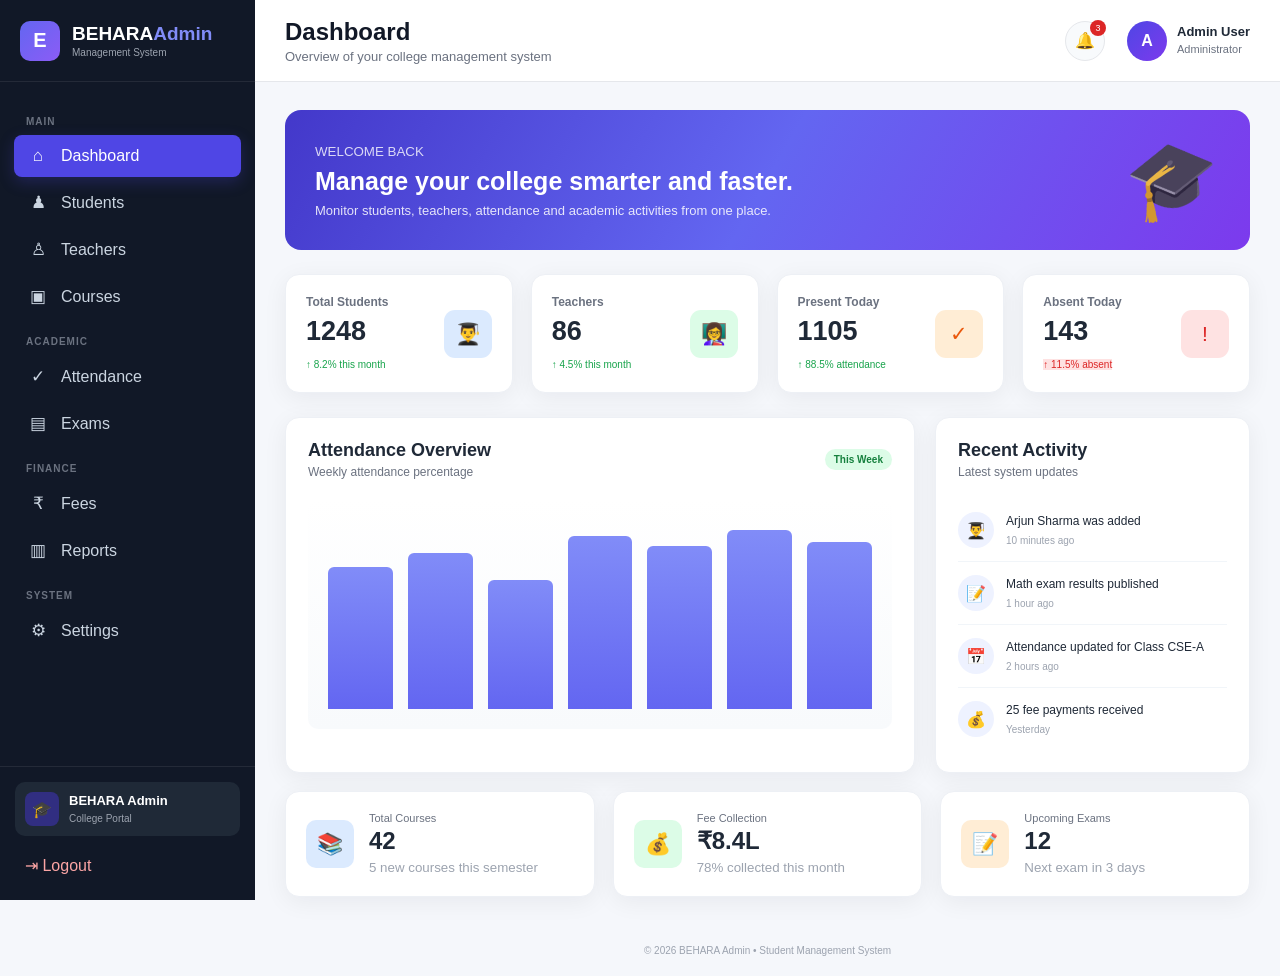
<file: index.html>
<!DOCTYPE html>
<html lang="en">

<head>
    <meta charset="UTF-8">
    <meta name="viewport" content="width=device-width, initial-scale=1.0">

    <title>BEHARA Admin - Student Management System</title>

    <link rel="stylesheet" href="style.css">
</head>

<body>

<div class="app">

    <!-- ================= SIDEBAR ================= -->

    <aside class="sidebar">

        <div class="brand">
            <div class="brand-icon">E</div>
            <div>
                <strong>BEHARA<span>Admin</span></strong>
                <small>Management System</small>
            </div>
        </div>


        <nav class="sidebar-nav">

            <p class="nav-title">MAIN</p>

            <button class="nav-item active" data-page="dashboard">
                <span>⌂</span>
                Dashboard
            </button>

            <button class="nav-item" data-page="students">
                <span>♟</span>
                Students
            </button>

            <button class="nav-item" data-page="teachers">
                <span>♙</span>
                Teachers
            </button>

            <button class="nav-item" data-page="courses">
                <span>▣</span>
                Courses
            </button>


            <p class="nav-title">ACADEMIC</p>

            <button class="nav-item" data-page="attendance">
                <span>✓</span>
                Attendance
            </button>

            <button class="nav-item" data-page="exams">
                <span>▤</span>
                Exams
            </button>


            <p class="nav-title">FINANCE</p>

            <button class="nav-item" data-page="fees">
                <span>₹</span>
                Fees
            </button>

            <button class="nav-item" data-page="reports">
                <span>▥</span>
                Reports
            </button>


            <p class="nav-title">SYSTEM</p>

            <button class="nav-item" data-page="settings">
                <span>⚙</span>
                Settings
            </button>

        </nav>


        <div class="sidebar-bottom">

            <div class="school-card">
                <div class="school-logo">🎓</div>

                <div>
                    <strong>BEHARA Admin</strong>
                    <small>College Portal</small>
                </div>
            </div>

            <button class="logout-btn" id="logoutBtn">
                ⇥ Logout
            </button>

        </div>

    </aside>


    <!-- ================= MAIN ================= -->

    <main class="main">

        <!-- TOPBAR -->

        <header class="topbar">

            <button class="mobile-menu" id="mobileMenu">
                ☰
            </button>

            <div class="top-title">

                <h1 id="pageTitle">
                    Dashboard
                </h1>

                <p id="pageSubtitle">
                    Overview of your college management system
                </p>

            </div>


            <div class="top-actions">

                <button
                    class="notification-btn"
                    id="notificationBtn"
                >
                    🔔
                    <span>3</span>
                </button>


                <div class="profile-menu">

                    <div class="avatar">
                        A
                    </div>

                    <div>
                        <strong>Admin User</strong>
                        <small>Administrator</small>
                    </div>

                </div>

            </div>

        </header>


        <!-- PAGE CONTENT -->

        <div class="page-container" id="pageContainer"></div>


        <!-- FOOTER -->

        <footer class="footer">
            © 2026 BEHARA Admin • Student Management System
        </footer>

    </main>

</div>


<!-- MODAL -->

<div class="modal-overlay" id="modalOverlay">

    <div class="modal" id="modal">

        <button class="modal-close" id="modalClose">
            ×
        </button>

        <div id="modalContent"></div>

    </div>

</div>


<!-- TOAST -->

<div id="toast"></div> 


<script src="script.js"></script>

</body>
</html>
</file>
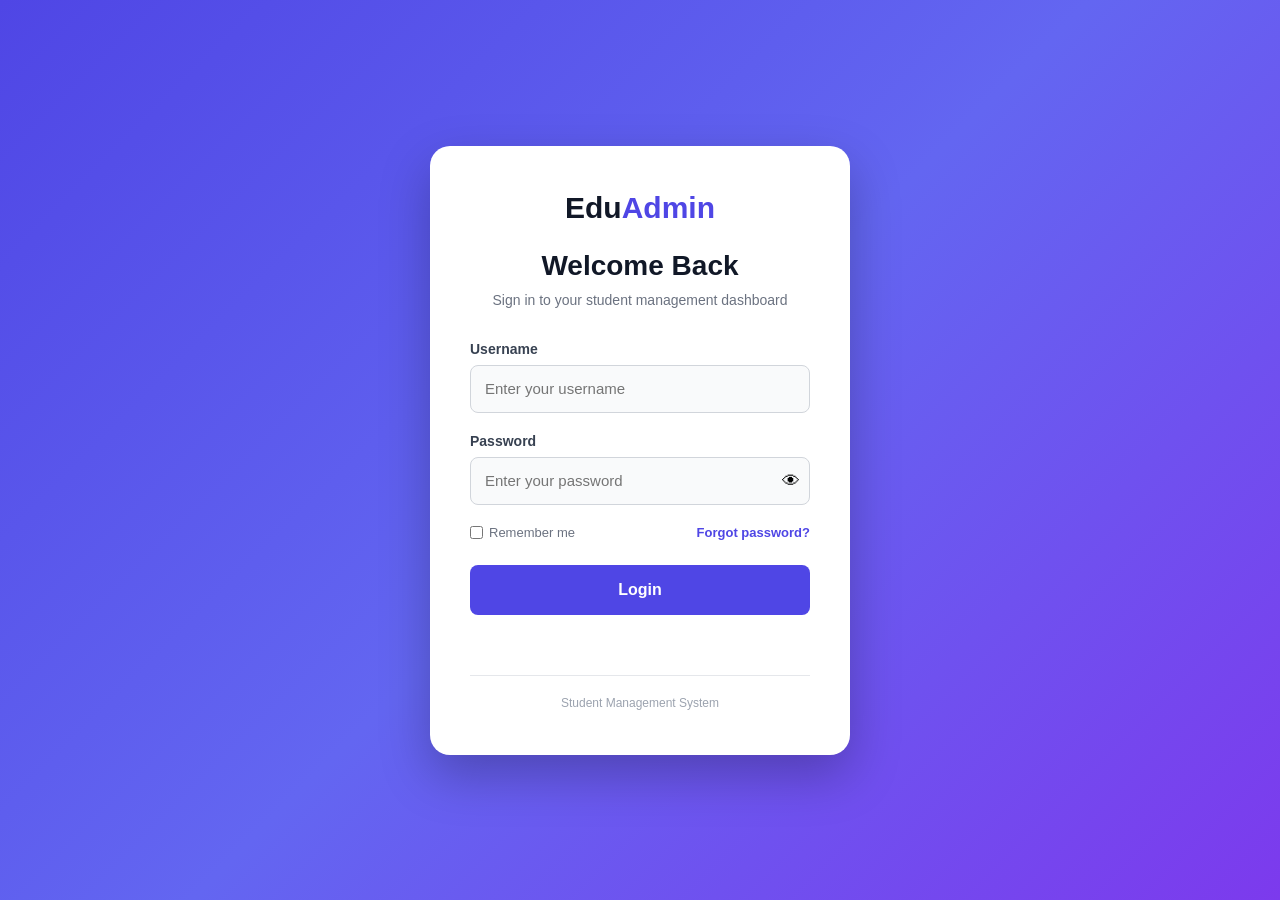
<file: login.html>
<!DOCTYPE html>
<html lang="en">

<head>
    <meta charset="UTF-8">
    <meta name="viewport" content="width=device-width, initial-scale=1.0">

    <title>EduAdmin - Login</title>

    <!-- IMPORTANT: Login CSS -->
    <link rel="stylesheet" href="login.css">
</head>

<body>

    <div class="login-page">

        <div class="login-card">

            <div class="logo">
                Edu<span>Admin</span>
            </div>

            <h1>Welcome Back</h1>

            <p class="subtitle">
                Sign in to your student management dashboard
            </p>


            <form id="loginForm">

                <div class="form-group">

                    <label for="username">
                        Username
                    </label>

                    <input
                        type="text"
                        id="username"
                        placeholder="Enter your username"
                        required
                    >

                </div>


                <div class="form-group">

                    <label for="password">
                        Password
                    </label>

                    <div class="password-box">

                        <input
                            type="password"
                            id="password"
                            placeholder="Enter your password"
                            required
                        >

                        <button
                            type="button"
                            onclick="togglePassword()"
                        >
                            👁
                        </button>

                    </div>

                </div>


                <div class="options">

                    <label>
                        <input type="checkbox">
                        Remember me
                    </label>

                    <a href="#">
                        Forgot password?
                    </a>

                </div>


                <button
                    type="submit"
                    class="login-button"
                >
                    Login
                </button>


                <p id="message"></p>

            </form>


            <div class="footer">
                Student Management System
            </div>

        </div>

    </div>


    <script>

        // Show / Hide Password

        function togglePassword() {

            const password =
                document.getElementById("password");

            if (password.type === "password") {

                password.type = "text";

            } else {

                password.type = "password";

            }
        }


        // Login

        document
            .getElementById("loginForm")
            .addEventListener("submit", function(event) {
 
                event.preventDefault();

                const username =
                    document.getElementById("username").value;

                const password =
                    document.getElementById("password").value;

                const message =
                    document.getElementById("message");


                // Demo credentials
                if (
                    username === "yamini-molli" &&
                    password === "yamini2506"
                ) {

                    message.style.color = "#16a34a";

                    message.textContent =
                        "Login successful!";


                    setTimeout(function() {

                        window.location.href =
                            "index.html";

                    }, 700);

                } else {

                    message.style.color = "#dc2626";

                    message.textContent =
                        "Invalid username or password.";

                }

            });

    </script>

</body>

</html>
</file>
<file: style.css>
/* =========================================
   RESET
========================================= */

* {
    margin: 0;
    padding: 0;
    box-sizing: border-box;
}

:root {
    --primary: #4f46e5;
    --primary-dark: #4338ca;
    --primary-light: #eef2ff;

    --dark: #111827;
    --text: #1f2937;
    --muted: #6b7280;
    --light: #f8fafc;
    --border: #e5e7eb;
    --white: #ffffff;

    --green: #16a34a;
    --green-light: #dcfce7;

    --red: #dc2626;
    --red-light: #fee2e2;

    --orange: #ea580c;
    --orange-light: #ffedd5;

    --blue: #2563eb;
    --blue-light: #dbeafe;

    --purple: #7c3aed;
    --purple-light: #ede9fe;

    --shadow: 0 5px 25px rgba(15, 23, 42, 0.06);
}

body {
    font-family: Inter, Arial, Helvetica, sans-serif;
    background: #f5f7fb;
    color: var(--text);
}

button,
input,
select,
textarea {
    font: inherit;
}

button {
    cursor: pointer;
}

button:focus,
input:focus,
select:focus,
textarea:focus {
    outline: 2px solid rgba(79, 70, 229, 0.2);
}


/* =========================================
   APP
========================================= */

.app {
    min-height: 100vh;
    display: flex;
}


/* =========================================
   SIDEBAR
========================================= */

.sidebar {
    width: 255px;
    background: #111827;
    color: white;
    position: fixed;
    left: 0;
    top: 0;
    bottom: 0;
    display: flex;
    flex-direction: column;
    z-index: 100;
}

.brand {
    height: 82px;
    padding: 20px;
    display: flex;
    align-items: center;
    gap: 12px;
    border-bottom: 1px solid rgba(255,255,255,.08);
}

.brand-icon {
    width: 40px;
    height: 40px;
    background: linear-gradient(135deg, #6366f1, #8b5cf6);
    border-radius: 10px;
    display: flex;
    justify-content: center;
    align-items: center;
    font-weight: 800;
    font-size: 20px;
}

.brand strong {
    display: block;
    font-size: 19px;
}

.brand strong span {
    color: #818cf8;
}

.brand small {
    display: block;
    color: #9ca3af;
    font-size: 10px;
    margin-top: 2px;
}

.sidebar-nav {
    flex: 1;
    padding: 20px 14px;
    overflow-y: auto;
}

.nav-title {
    color: #6b7280;
    font-size: 10px;
    font-weight: 700;
    letter-spacing: 1px;
    padding: 14px 12px 8px;
}

.nav-item {
    width: 100%;
    border: none;
    background: transparent;
    color: #cbd5e1;
    padding: 11px 13px;
    border-radius: 8px;
    display: flex;
    align-items: center;
    gap: 12px;
    margin-bottom: 4px;
    text-align: left;
    transition: .2s;
}

.nav-item span {
    width: 22px;
    text-align: center;
    font-size: 17px;
}

.nav-item:hover {
    background: #1f2937;
    color: white;
}

.nav-item.active {
    background: var(--primary);
    color: white;
    box-shadow: 0 5px 15px rgba(79,70,229,.25);
}

.sidebar-bottom {
    padding: 15px;
    border-top: 1px solid rgba(255,255,255,.08);
}

.school-card {
    display: flex;
    align-items: center;
    gap: 10px;
    background: #1f2937;
    border-radius: 10px;
    padding: 10px;
    margin-bottom: 10px;
}

.school-logo {
    width: 34px;
    height: 34px;
    background: #312e81;
    border-radius: 8px;
    display: grid;
    place-items: center;
}

.school-card strong {
    display: block;
    font-size: 13px;
}

.school-card small {
    color: #9ca3af;
    font-size: 10px;
}

.logout-btn {
    width: 100%;
    border: none;
    background: transparent;
    color: #fca5a5;
    padding: 10px;
    border-radius: 7px;
    text-align: left;
}

.logout-btn:hover {
    background: #3f1d1d;
}


/* =========================================
   MAIN
========================================= */

.main {
    margin-left: 255px;
    width: calc(100% - 255px);
    min-height: 100vh;
}

.topbar {
    height: 82px;
    background: white;
    border-bottom: 1px solid var(--border);
    padding: 0 30px;
    display: flex;
    align-items: center;
    justify-content: space-between;
}

.top-title h1 {
    font-size: 24px;
    color: var(--dark);
}

.top-title p {
    color: var(--muted);
    font-size: 13px;
    margin-top: 3px;
}

.top-actions {
    display: flex;
    align-items: center;
    gap: 22px;
}

.notification-btn {
    position: relative;
    background: #f8fafc;
    border: 1px solid var(--border);
    width: 40px;
    height: 40px;
    border-radius: 50%;
}

.notification-btn span {
    position: absolute;
    right: -2px;
    top: -2px;
    background: var(--red);
    color: white;
    font-size: 9px;
    min-width: 16px;
    height: 16px;
    border-radius: 50%;
    display: grid;
    place-items: center;
}

.profile-menu {
    display: flex;
    align-items: center;
    gap: 10px;
}

.profile-menu strong {
    display: block;
    font-size: 13px;
}

.profile-menu small {
    color: var(--muted);
    font-size: 11px;
}

.avatar {
    width: 40px;
    height: 40px;
    border-radius: 50%;
    background: linear-gradient(135deg, #4f46e5, #7c3aed);
    color: white;
    display: grid;
    place-items: center;
    font-weight: bold;
}

.mobile-menu {
    display: none;
    border: none;
    background: transparent;
    font-size: 22px;
}


/* =========================================
   PAGE
========================================= */

.page-container {
    padding: 28px 30px;
    min-height: calc(100vh - 130px);
}

.page-header {
    margin-bottom: 24px;
}

.page-header h2 {
    font-size: 24px;
    margin-bottom: 5px;
}

.page-header p {
    color: var(--muted);
    font-size: 13px;
}


/* =========================================
   COMMON
========================================= */

.card {
    background: white;
    border: 1px solid #edf0f5;
    border-radius: 14px;
    box-shadow: var(--shadow);
}

.card-padding {
    padding: 22px;
}

.card-header {
    display: flex;
    justify-content: space-between;
    align-items: center;
    margin-bottom: 20px;
}

.card-header h2 {
    font-size: 18px;
}

.card-header p {
    color: var(--muted);
    font-size: 12px;
    margin-top: 4px;
}

.btn {
    border: none;
    background: var(--primary);
    color: white;
    padding: 10px 16px;
    border-radius: 8px;
    font-weight: 600;
    transition: .2s;
}

.btn:hover {
    background: var(--primary-dark);
    transform: translateY(-1px);
}

.btn-secondary {
    background: #f3f4f6;
    color: var(--text);
}

.btn-secondary:hover {
    background: #e5e7eb;
}

.btn-danger {
    background: var(--red);
}

.btn-danger:hover {
    background: #b91c1c;
}

.btn-small {
    padding: 7px 11px;
    font-size: 12px;
}


/* =========================================
   DASHBOARD
========================================= */

.welcome-banner {
    background: linear-gradient(120deg, #4338ca, #6366f1, #7c3aed);
    color: white;
    padding: 26px 30px;
    border-radius: 16px;
    display: flex;
    justify-content: space-between;
    align-items: center;
    margin-bottom: 24px;
    overflow: hidden;
}

.welcome-banner small {
    opacity: .8;
}

.welcome-banner h2 {
    font-size: 25px;
    margin: 7px 0;
}

.welcome-banner p {
    opacity: .85;
    font-size: 13px;
}

.banner-icon {
    font-size: 75px;
    opacity: .85;
    transform: rotate(-8deg);
}


/* =========================================
   STATS
========================================= */

.stats {
    display: grid;
    grid-template-columns: repeat(4, 1fr);
    gap: 18px;
    margin-bottom: 24px;
}

.stat-card {
    padding: 20px;
    display: flex;
    align-items: center;
    justify-content: space-between;
}

.stat-card h3 {
    color: var(--muted);
    font-size: 12px;
    font-weight: 600;
}

.stat-card h2 {
    font-size: 27px;
    margin: 7px 0;
}

.stat-change {
    font-size: 10px;
    color: var(--green);
}

.stat-change.red {
    color: var(--red);
}

.icon {
    width: 48px;
    height: 48px;
    border-radius: 11px;
    display: grid;
    place-items: center;
    font-size: 21px;
}

.blue {
    background: var(--blue-light);
    color: var(--blue);
}

.green {
    background: var(--green-light);
    color: var(--green);
}

.orange {
    background: var(--orange-light);
    color: var(--orange);
}

.red {
    background: var(--red-light);
    color: var(--red);
}

.purple {
    background: var(--purple-light);
    color: var(--purple);
}


/* =========================================
   DASHBOARD GRID
========================================= */

.dashboard-grid {
    display: grid;
    grid-template-columns: 2fr 1fr;
    gap: 20px;
}

.chart-placeholder {
    height: 230px;
    display: flex;
    align-items: end;
    gap: 15px;
    padding: 20px;
    background: linear-gradient(to top, #f8fafc, white);
    border-radius: 10px;
}

.chart-bar {
    flex: 1;
    background: linear-gradient(to top, #6366f1, #818cf8);
    border-radius: 6px 6px 0 0;
    min-height: 30px;
}


/* =========================================
   ACTIVITY
========================================= */

.activity {
    display: flex;
    gap: 12px;
    padding: 13px 0;
    border-bottom: 1px solid #f1f5f9;
}

.activity:last-child {
    border-bottom: none;
}

.activity-icon {
    width: 36px;
    height: 36px;
    border-radius: 50%;
    background: var(--primary-light);
    display: grid;
    place-items: center;
    flex-shrink: 0;
}

.activity p {
    font-size: 12px;
    line-height: 1.5;
}

.activity small {
    color: #9ca3af;
    font-size: 10px;
}


/* =========================================
   TOOLBAR
========================================= */

.toolbar {
    display: flex;
    justify-content: space-between;
    gap: 15px;
    margin-bottom: 18px;
}

.search-box {
    position: relative;
    width: 300px;
}

.search-box span {
    position: absolute;
    left: 12px;
    top: 10px;
}

.search-box input {
    width: 100%;
    height: 40px;
    border: 1px solid var(--border);
    border-radius: 8px;
    padding: 0 12px 0 36px;
    background: white;
}

.filter-select {
    border: 1px solid var(--border);
    border-radius: 8px;
    padding: 0 12px;
    height: 40px;
    background: white;
}


/* =========================================
   TABLE
========================================= */

.table-wrapper {
    overflow-x: auto;
}

table {
    width: 100%;
    border-collapse: collapse;
}

th,
td {
    padding: 14px 15px;
    text-align: left;
    border-bottom: 1px solid #edf0f5;
    font-size: 13px;
    white-space: nowrap;
}

th {
    color: #64748b;
    font-size: 11px;
    text-transform: uppercase;
    letter-spacing: .4px;
    background: #fafbfc;
}

tbody tr:hover {
    background: #fafbff;
}

.person {
    display: flex;
    align-items: center;
    gap: 10px;
}

.person-avatar {
    width: 38px;
    height: 38px;
    border-radius: 50%;
    background: var(--primary-light);
    color: var(--primary);
    display: grid;
    place-items: center;
    font-size: 12px;
    font-weight: bold;
}

.person strong {
    display: block;
}

.person small {
    color: var(--muted);
    font-size: 10px;
}

.badge {
    padding: 5px 9px;
    border-radius: 20px;
    font-size: 10px;
    font-weight: 700;
}

.badge.present,
.badge.active {
    color: #15803d;
    background: var(--green-light);
}

.badge.absent,
.badge.inactive {
    color: #b91c1c;
    background: var(--red-light);
}

.badge.pending {
    color: #c2410c;
    background: var(--orange-light);
}

.badge.paid {
    color: #15803d;
    background: var(--green-light);
}


/* =========================================
   ACTION BUTTONS
========================================= */

.table-actions {
    display: flex;
    gap: 6px;
}

.action-btn {
    border: 1px solid var(--border);
    background: white;
    padding: 6px 9px;
    border-radius: 6px;
    font-size: 11px;
}

.action-btn:hover {
    background: var(--primary-light);
    color: var(--primary);
}

.action-btn.delete:hover {
    background: var(--red-light);
    color: var(--red);
}


/* =========================================
   DETAIL PAGE
========================================= */

.detail-header {
    display: flex;
    align-items: center;
    gap: 18px;
    margin-bottom: 20px;
}

.detail-avatar {
    width: 82px;
    height: 82px;
    border-radius: 18px;
    background: linear-gradient(135deg, #4f46e5, #7c3aed);
    color: white;
    display: grid;
    place-items: center;
    font-size: 27px;
    font-weight: bold;
}

.detail-header h2 {
    font-size: 24px;
}

.detail-header p {
    color: var(--muted);
    margin-top: 5px;
}

.detail-actions {
    margin-left: auto;
    display: flex;
    gap: 8px;
}

.detail-grid {
    display: grid;
    grid-template-columns: 1fr 1fr;
    gap: 18px;
}

.detail-item {
    padding: 15px;
    background: #f8fafc;
    border-radius: 9px;
}

.detail-item label {
    display: block;
    color: var(--muted);
    font-size: 10px;
    text-transform: uppercase;
    margin-bottom: 6px;
}

.detail-item strong {
    font-size: 14px;
}


/* =========================================
   SUMMARY
========================================= */

.summary-grid {
    display: grid;
    grid-template-columns: repeat(3, 1fr);
    gap: 18px;
}

.summary-card {
    padding: 20px;
    display: flex;
    gap: 15px;
    align-items: center;
}

.summary-icon {
    width: 48px;
    height: 48px;
    border-radius: 10px;
    display: grid;
    place-items: center;
    font-size: 21px;
}

.summary-card p {
    color: var(--muted);
    font-size: 11px;
}

.summary-card h2 {
    margin: 3px 0;
}

.summary-card small {
    color: #9ca3af;
}


/* =========================================
   COURSE CARDS
========================================= */

.course-grid {
    display: grid;
    grid-template-columns: repeat(3, 1fr);
    gap: 18px;
}

.course-card {
    padding: 20px;
}

.course-icon {
    width: 45px;
    height: 45px;
    border-radius: 10px;
    background: var(--primary-light);
    display: grid;
    place-items: center;
    font-size: 20px;
    margin-bottom: 15px;
}

.course-card h3 {
    margin-bottom: 5px;
}

.course-card p {
    color: var(--muted);
    font-size: 12px;
    line-height: 1.6;
}

.course-footer {
    border-top: 1px solid var(--border);
    margin-top: 15px;
    padding-top: 12px;
    display: flex;
    justify-content: space-between;
    color: var(--muted);
    font-size: 11px;
}


/* =========================================
   FORMS
========================================= */

.form-grid {
    display: grid;
    grid-template-columns: 1fr 1fr;
    gap: 15px;
}

.form-group {
    margin-bottom: 15px;
}

.form-group.full {
    grid-column: 1 / -1;
}

.form-group label {
    display: block;
    font-size: 12px;
    font-weight: 600;
    margin-bottom: 6px;
}

.form-group input,
.form-group select,
.form-group textarea {
    width: 100%;
    border: 1px solid var(--border);
    border-radius: 8px;
    padding: 10px 12px;
    background: #fff;
}

.form-group textarea {
    min-height: 90px;
    resize: vertical;
}

.form-actions {
    display: flex;
    justify-content: flex-end;
    gap: 8px;
    margin-top: 10px;
}


/* =========================================
   REPORT CARDS
========================================= */

.report-grid {
    display: grid;
    grid-template-columns: repeat(3, 1fr);
    gap: 18px;
}

.report-card {
    padding: 20px;
}

.report-number {
    font-size: 28px;
    font-weight: 800;
    margin: 8px 0;
}

.progress {
    height: 7px;
    background: #e5e7eb;
    border-radius: 10px;
    overflow: hidden;
}

.progress span {
    display: block;
    height: 100%;
    background: var(--primary);
    border-radius: inherit;
}


/* =========================================
   SETTINGS
========================================= */

.settings-grid {
    display: grid;
    grid-template-columns: 220px 1fr;
    gap: 20px;
}

.settings-menu button {
    width: 100%;
    padding: 11px;
    border: none;
    background: transparent;
    text-align: left;
    border-radius: 7px;
    margin-bottom: 4px;
}

.settings-menu button.active,
.settings-menu button:hover {
    background: var(--primary-light);
    color: var(--primary);
}


/* =========================================
   MODAL
========================================= */

.modal-overlay {
    position: fixed;
    inset: 0;
    background: rgba(15,23,42,.55);
    display: none;
    align-items: center;
    justify-content: center;
    z-index: 500;
    padding: 20px;
}

.modal-overlay.show {
    display: flex;
}

.modal {
    width: 100%;
    max-width: 600px;
    max-height: 90vh;
    overflow-y: auto;
    background: white;
    border-radius: 15px;
    padding: 25px;
    position: relative;
    box-shadow: 0 25px 60px rgba(0,0,0,.25);
}

.modal-close {
    position: absolute;
    right: 15px;
    top: 12px;
    border: none;
    background: #f3f4f6;
    width: 30px;
    height: 30px;
    border-radius: 50%;
    font-size: 18px;
}


/* =========================================
   TOAST
========================================= */

#toast {
    position: fixed;
    right: 25px;
    bottom: 25px;
    background: #111827;
    color: white;
    padding: 13px 18px;
    border-radius: 8px;
    box-shadow: 0 10px 30px rgba(0,0,0,.2);
    transform: translateY(100px);
    opacity: 0;
    transition: .3s;
    z-index: 1000;
    font-size: 13px;
}

#toast.show {
    transform: translateY(0);
    opacity: 1;
}


/* =========================================
   EMPTY
========================================= */

.empty {
    text-align: center;
    padding: 50px 20px;
    color: var(--muted);
}

.empty-icon {
    font-size: 40px;
    margin-bottom: 10px;
}


/* =========================================
   FOOTER
========================================= */

.footer {
    text-align: center;
    color: #9ca3af;
    font-size: 10px;
    padding: 20px;
}


/* =========================================
   RESPONSIVE
========================================= */

@media (max-width: 1100px) {

    .stats {
        grid-template-columns: repeat(2, 1fr);
    }

    .dashboard-grid {
        grid-template-columns: 1fr;
    }

    .course-grid,
    .report-grid {
        grid-template-columns: repeat(2, 1fr);
    }

}

@media (max-width: 800px) {

    .sidebar {
        transform: translateX(-100%);
        transition: .25s;
    }

    .sidebar.open {
        transform: translateX(0);
    }

    .main {
        margin-left: 0;
        width: 100%;
    }

    .mobile-menu {
        display: block;
        margin-right: 12px;
    }

    .topbar {
        padding: 0 18px;
    }

    .top-title h1 {
        font-size: 19px;
    }

    .profile-menu > div:last-child {
        display: none;
    }

    .page-container {
        padding: 20px 15px;
    }

    .toolbar {
        flex-direction: column;
    }

    .search-box {
        width: 100%;
    }

    .detail-grid,
    .form-grid,
    .settings-grid {
        grid-template-columns: 1fr;
    }

}

@media (max-width: 600px) {

    .stats {
        grid-template-columns: 1fr;
    }

    .summary-grid,
    .course-grid,
    .report-grid {
        grid-template-columns: 1fr;
    }

    .welcome-banner {
        padding: 20px;
    }

    .banner-icon {
        font-size: 50px;
    }

    .detail-header {
        align-items: flex-start;
        flex-wrap: wrap;
    }

    .detail-actions {
        width: 100%;
        margin-left: 0;
    }

    .detail-actions button {
        flex: 1;
    }

}
</file>
<file: login.css>
/* ========================================
   RESET
======================================== */

* {
    margin: 0;
    padding: 0;
    box-sizing: border-box;
}


/* ========================================
   BODY
======================================== */

body {
    font-family: Arial, Helvetica, sans-serif;
}


/* ========================================
   LOGIN PAGE
======================================== */

.login-page {

    width: 100%;
    min-height: 100vh;

    display: flex;

    justify-content: center;
    align-items: center;

    background:
        linear-gradient(
            135deg,
            #4f46e5,
            #6366f1,
            #7c3aed
        );

    padding: 20px;
}


/* ========================================
   LOGIN CARD
======================================== */

.login-card {

    width: 100%;
    max-width: 420px;

    background: #ffffff;

    padding: 45px 40px;

    border-radius: 20px;

    box-shadow:
        0 20px 50px
        rgba(0, 0, 0, 0.25);
}


/* ========================================
   LOGO
======================================== */

.logo {

    text-align: center;

    font-size: 30px;

    font-weight: bold;

    color: #111827;

    margin-bottom: 25px;
}

.logo span {
    color: #4f46e5;
}


/* ========================================
   HEADING
======================================== */

.login-card h1 {

    text-align: center;

    color: #111827;

    font-size: 28px;

    margin-bottom: 8px;
}

.subtitle {

    text-align: center;

    color: #6b7280;

    font-size: 14px;

    line-height: 1.5;

    margin-bottom: 30px;
}


/* ========================================
   FORM
======================================== */

.form-group {

    margin-bottom: 20px;
}

.form-group label {

    display: block;

    color: #374151;

    font-size: 14px;

    font-weight: 600;

    margin-bottom: 8px;
}


/* ========================================
   INPUT
======================================== */

.form-group input {

    width: 100%;

    height: 48px;

    padding: 0 14px;

    border: 1px solid #d1d5db;

    border-radius: 8px;

    background: #f9fafb;

    color: #111827;

    font-size: 15px;

    outline: none;
}

.form-group input:focus {

    background: white;

    border-color: #4f46e5;

    box-shadow:
        0 0 0 3px
        rgba(79, 70, 229, 0.12);
}


/* ========================================
   PASSWORD
======================================== */

.password-box {

    position: relative;

    width: 100%;
}

.password-box input {

    padding-right: 50px;
}

.password-box button {

    position: absolute;

    right: 10px;

    top: 50%;

    transform: translateY(-50%);

    border: none;

    background: transparent;

    cursor: pointer;

    font-size: 18px;
}


/* ========================================
   OPTIONS
======================================== */

.options {

    display: flex;

    justify-content: space-between;

    align-items: center;

    margin: 5px 0 25px;

    font-size: 13px;
}

.options label {

    display: flex;

    align-items: center;

    gap: 6px;

    color: #6b7280;
}

.options input {

    accent-color: #4f46e5;
}

.options a {

    color: #4f46e5;

    text-decoration: none;

    font-weight: 600;
}

.options a:hover {

    text-decoration: underline;
}


/* ========================================
   LOGIN BUTTON
======================================== */

.login-button {

    width: 100%;

    height: 50px;

    border: none;

    border-radius: 8px;

    background: #4f46e5;

    color: white;

    font-size: 16px;

    font-weight: bold;

    cursor: pointer;

    transition: 0.2s;
}

.login-button:hover {

    background: #4338ca;

    transform: translateY(-1px);

    box-shadow:
        0 8px 20px
        rgba(79, 70, 229, 0.3);
}


/* ========================================
   MESSAGE
======================================== */

#message {

    min-height: 20px;

    text-align: center;

    margin-top: 15px;

    font-size: 14px;
}


/* ========================================
   FOOTER
======================================== */

.footer {

    text-align: center;

    color: #9ca3af;

    font-size: 12px;

    margin-top: 25px;

    padding-top: 20px;

    border-top: 1px solid #e5e7eb;
}


/* ========================================
   MOBILE
======================================== */

@media (max-width: 500px) {

    .login-page {
        padding: 15px;
    }

    .login-card {
        padding: 35px 25px;
    }

    .login-card h1 {
        font-size: 24px;
    }

    .options {
        flex-direction: column;

        align-items: flex-start;

        gap: 12px;
    }
}
</file>
